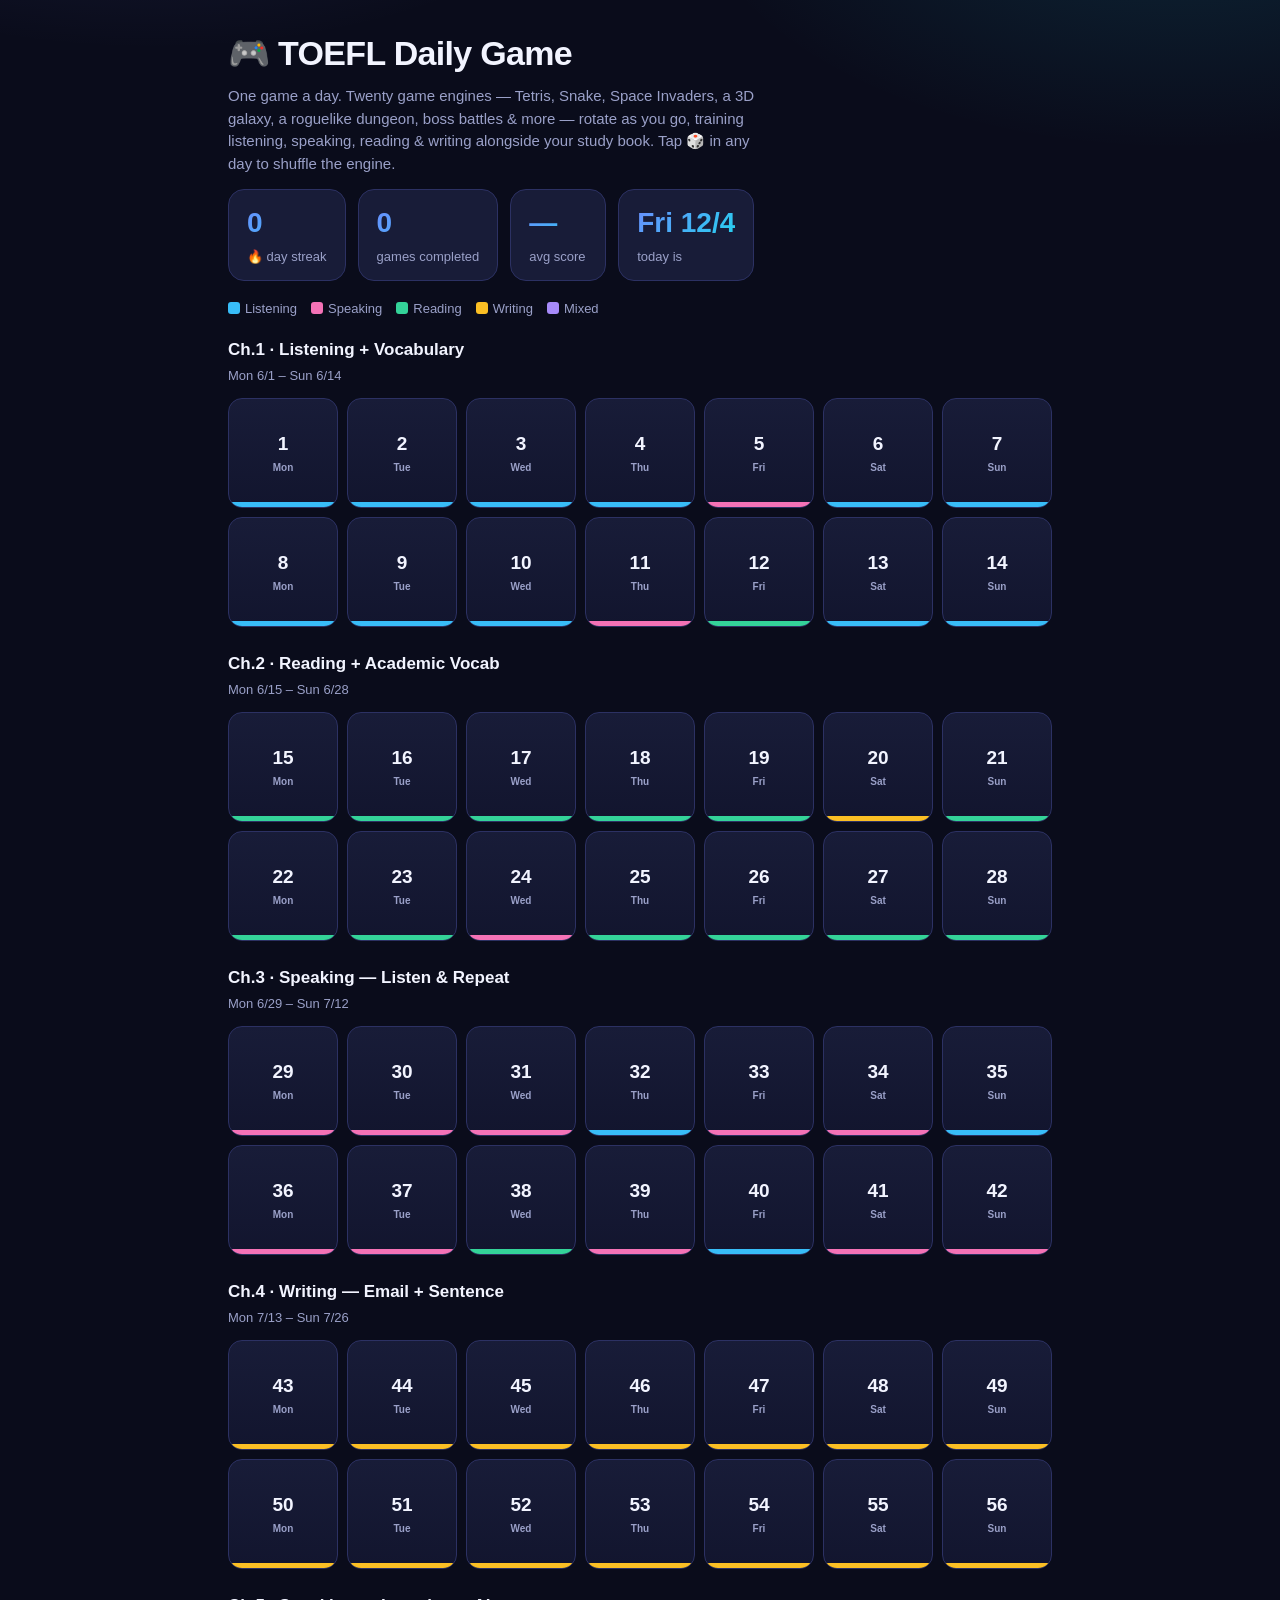
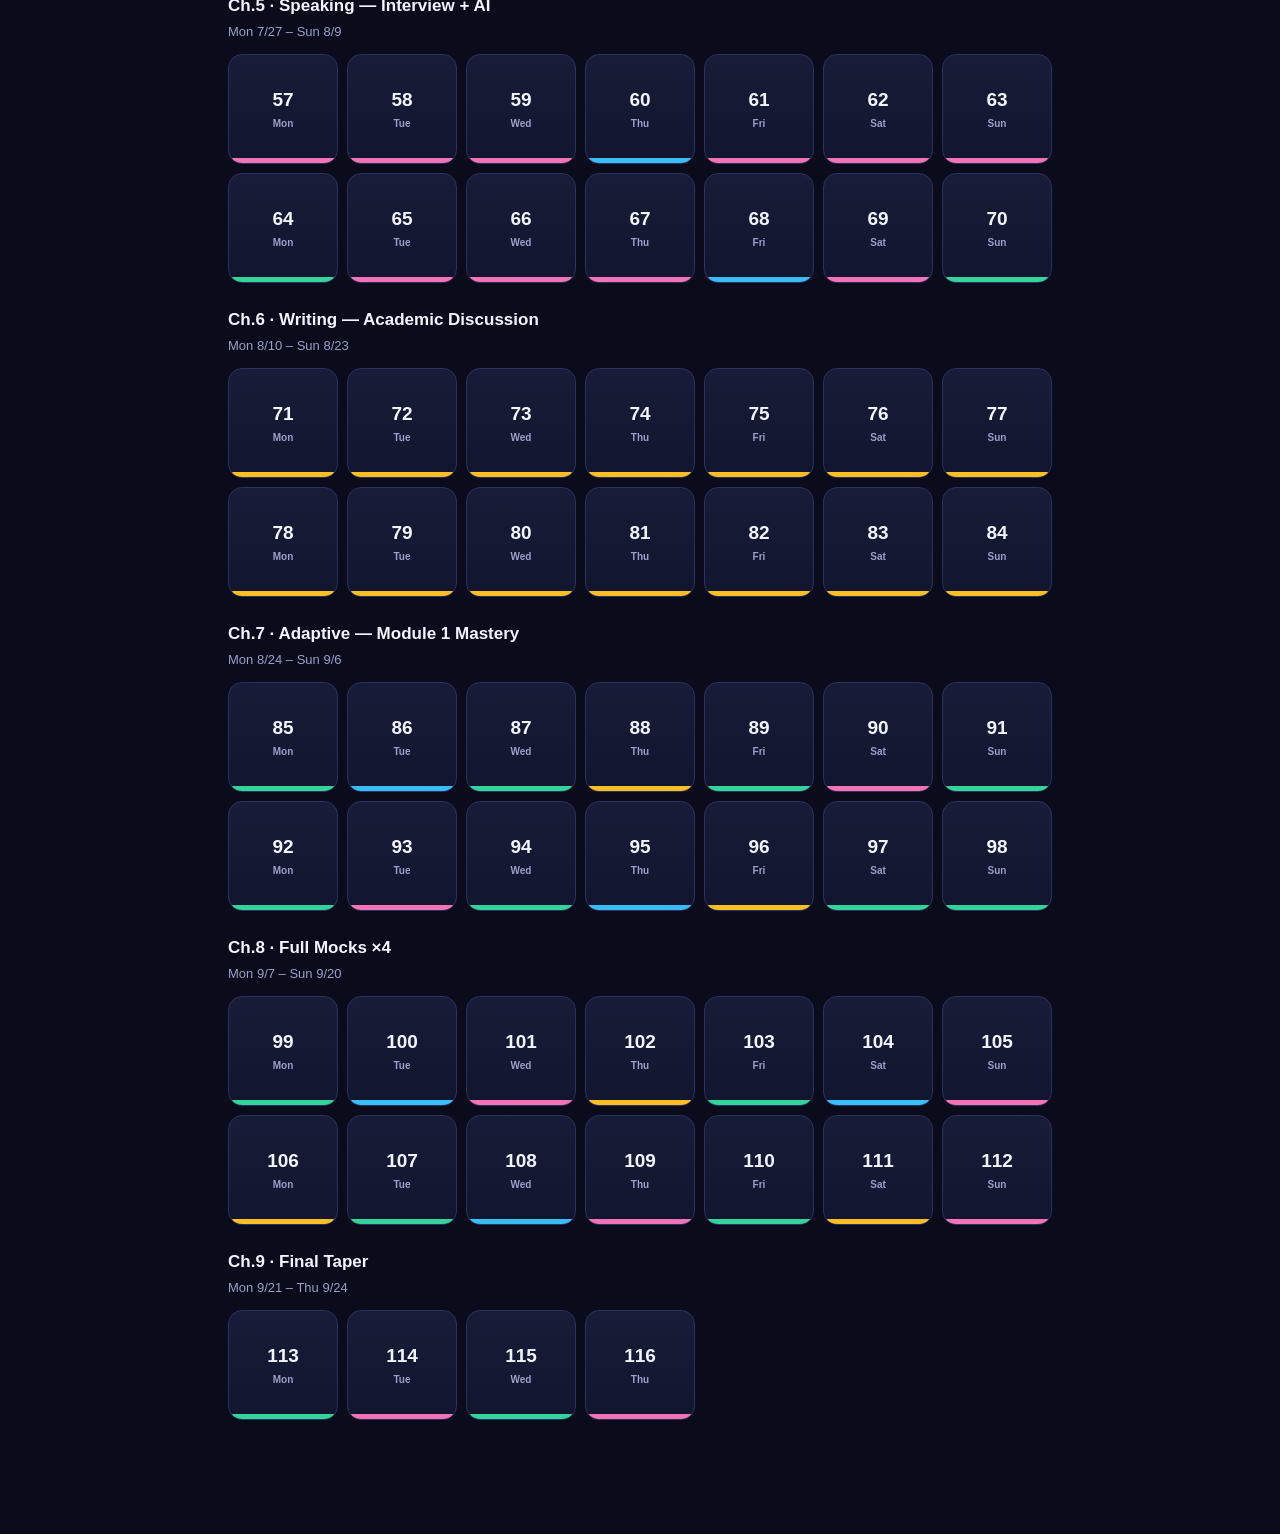
<file: index.html>
<!DOCTYPE html>
<html lang="en">
<head>
  <meta charset="UTF-8">
  <meta name="viewport" content="width=device-width, initial-scale=1.0">
  <title>TOEFL iBT 2026 — Daily Game</title>
  <link rel="canonical" href="game/">
  <meta http-equiv="refresh" content="0; url=game/">
  <script>location.replace("game/");</script>
</head>
<body>
  <p>Redirecting to the <a href="game/">TOEFL daily game</a>…</p>
</body>
</html>
</file>
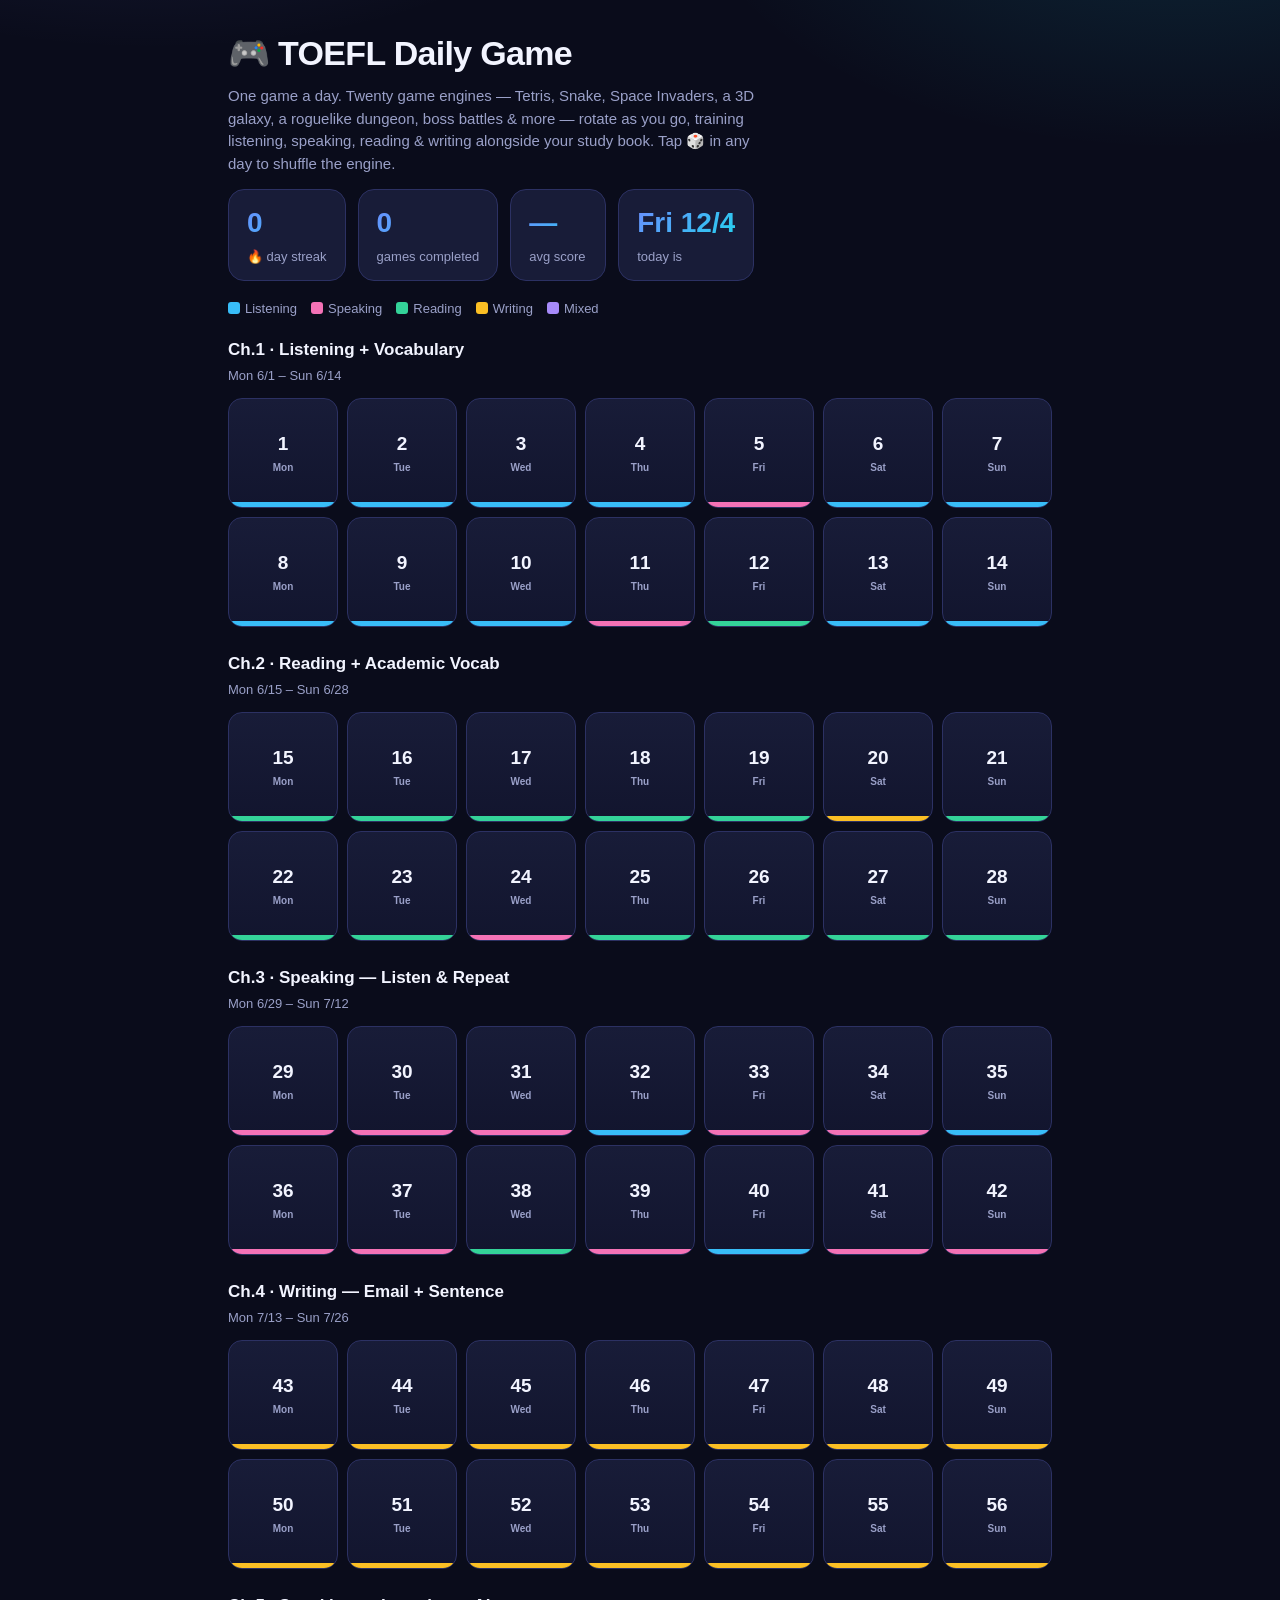
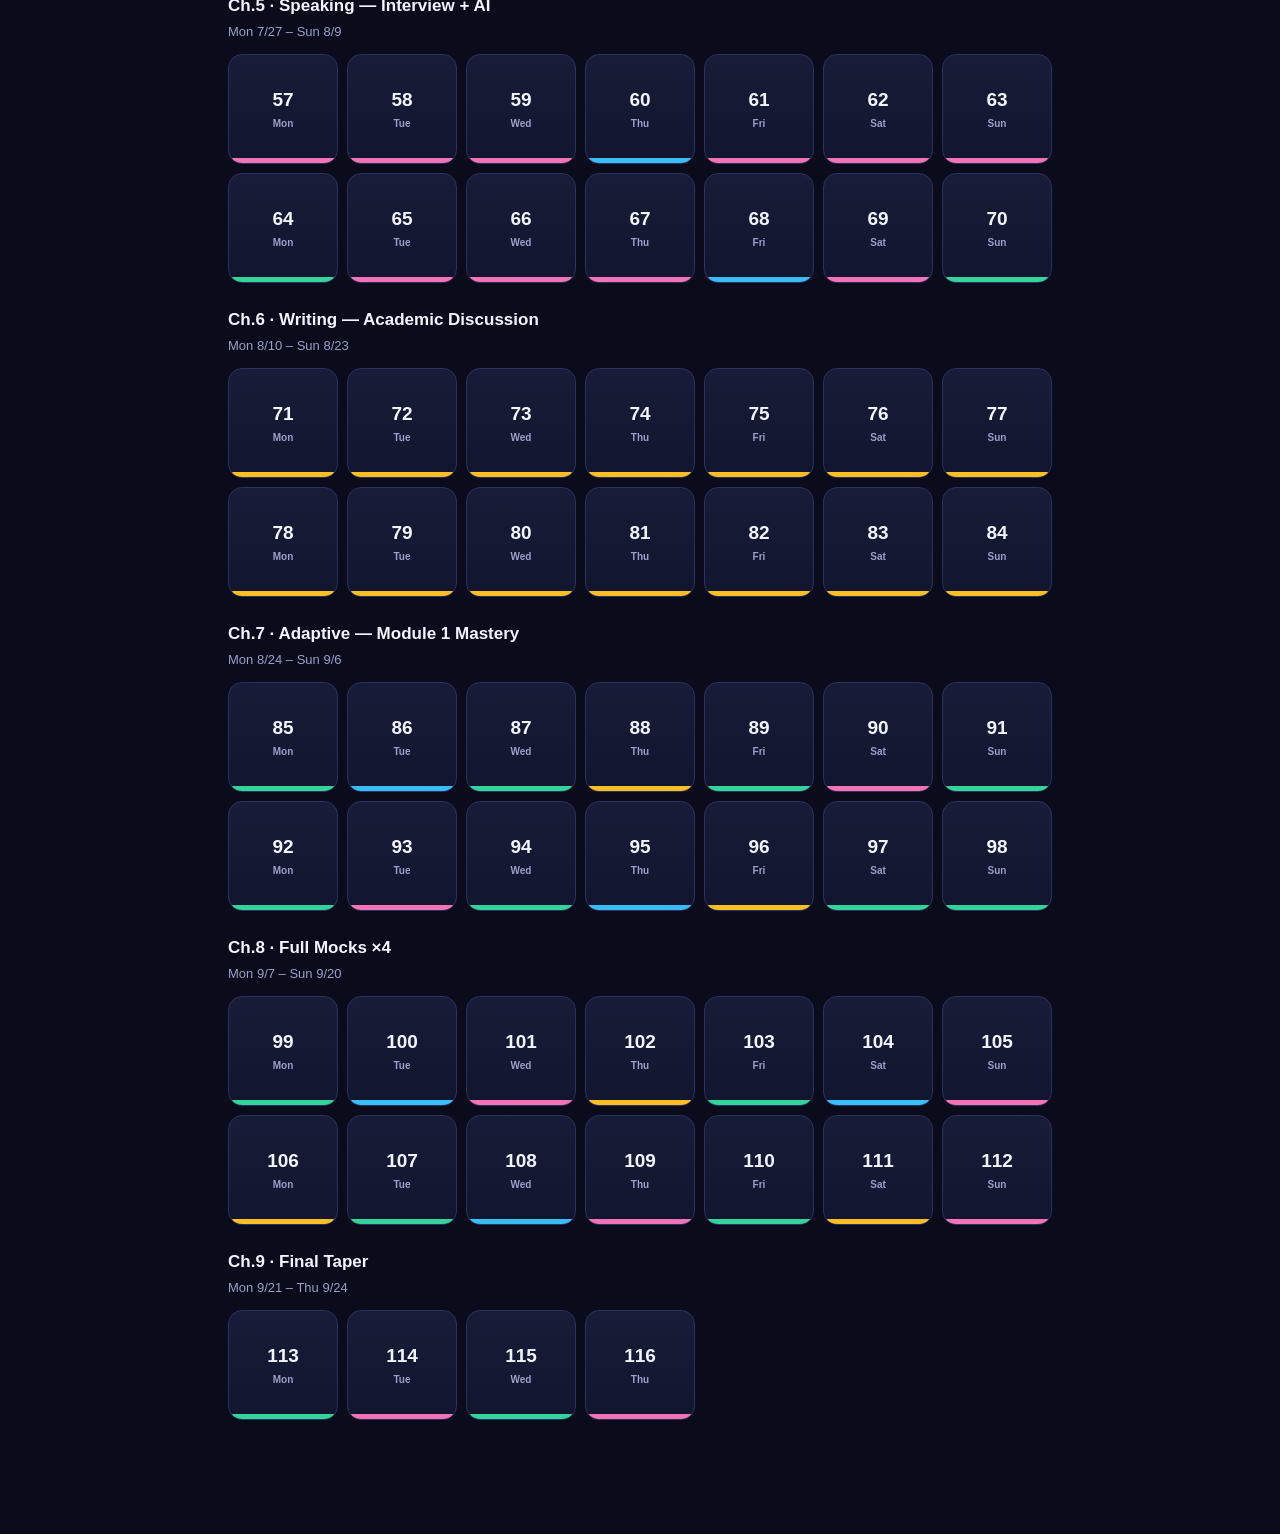
<file: game/index.html>
<!DOCTYPE html>
<html lang="en">
<head>
  <meta charset="utf-8">
  <meta name="viewport" content="width=device-width, initial-scale=1">
  <title>TOEFL Daily Game · 116-Day Play & Learn</title>
  <link rel="stylesheet" href="styles.css?v=4">
</head>
<body>
  <div class="wrap">
    <div class="hero">
      <h1>🎮 TOEFL Daily Game</h1>
      <p class="sub">One game a day. Twenty game engines — Tetris, Snake, Space Invaders, a 3D galaxy, a roguelike dungeon, boss battles & more — rotate as you go, training listening, speaking, reading & writing alongside your study book. Tap 🎲 in any day to shuffle the engine.</p>
      <div class="streakrow">
        <div class="stat"><b id="s-streak">0</b><span>🔥 day streak</span></div>
        <div class="stat"><b id="s-done">0</b><span>games completed</span></div>
        <div class="stat"><b id="s-avg">—</b><span>avg score</span></div>
        <div class="stat"><b id="s-today">—</b><span>today is</span></div>
      </div>
      <div class="legend">
        <span><i style="background:var(--listening)"></i>Listening</span>
        <span><i style="background:var(--speaking)"></i>Speaking</span>
        <span><i style="background:var(--reading)"></i>Reading</span>
        <span><i style="background:var(--writing)"></i>Writing</span>
        <span><i style="background:var(--mixed)"></i>Mixed</span>
      </div>
    </div>
    <div id="cal"></div>
  </div>

  <script src="content.js?v=4"></script>
  <script src="core.js?v=4"></script>
  <script>
    (function () {
      var T = window.TDG, C = CONTENT;
      var today = T.todayDayNum();
      var stats = T.Progress.stats();
      document.getElementById("s-streak").textContent = stats.streak;
      document.getElementById("s-done").textContent = stats.count;
      document.getElementById("s-avg").textContent = stats.count ? (stats.avg + "%") : "—";
      var td = T.dateForDay(today);
      var totalDays = Object.keys(C.days).length;
      document.getElementById("s-today").textContent = (today >= 1 && today <= totalDays) ? ("Day " + today) : T.fmt(td);

      var SKILLVAR = { listening: "--listening", speaking: "--speaking", reading: "--reading", writing: "--writing", mixed: "--mixed" };
      var html = "";
      C.chapters.forEach(function (ch) {
        html += '<div class="chapter-block"><h3>Ch.' + ch.n + " · " + ch.title + "</h3>";
        html += '<p class="crange">' + T.fmt(T.dateForDay(ch.from)) + " – " + T.fmt(T.dateForDay(ch.to)) + "</p>";
        html += '<div class="grid">';
        for (var d = ch.from; d <= ch.to; d++) {
          var cfg = C.days[d];
          var playable = !!cfg;
          var prog = T.Progress.get(d);
          var skill = cfg ? cfg.skill : ch.skill;
          var color = "var(" + (SKILLVAR[skill] || "--mixed") + ")";
          var cls = "cell " + (playable ? "playable" : "locked") + (d === today ? " today" : "");
          var href = playable ? ' href="play.html?d=' + d + '"' : "";
          var tag = playable ? "a" : "div";
          html += "<" + tag + ' class="' + cls + '"' + href + ' title="' + (cfg ? (cfg.title + " — " + cfg.engine) : "coming soon") + '">';
          html += '<span class="dn">' + d + "</span>";
          html += '<span class="dd">' + T.fmt(T.dateForDay(d)).split(" ")[0] + "</span>";
          if (prog && prog.done) { html += '<span class="done">✅</span>'; html += '<span class="pct">' + prog.best + "%</span>"; }
          html += '<span class="bar" style="background:' + color + '"></span>';
          html += "</" + tag + ">";
        }
        html += "</div></div>";
      });
      document.getElementById("cal").innerHTML = html;
    })();
  </script>
</body>
</html>
</file>
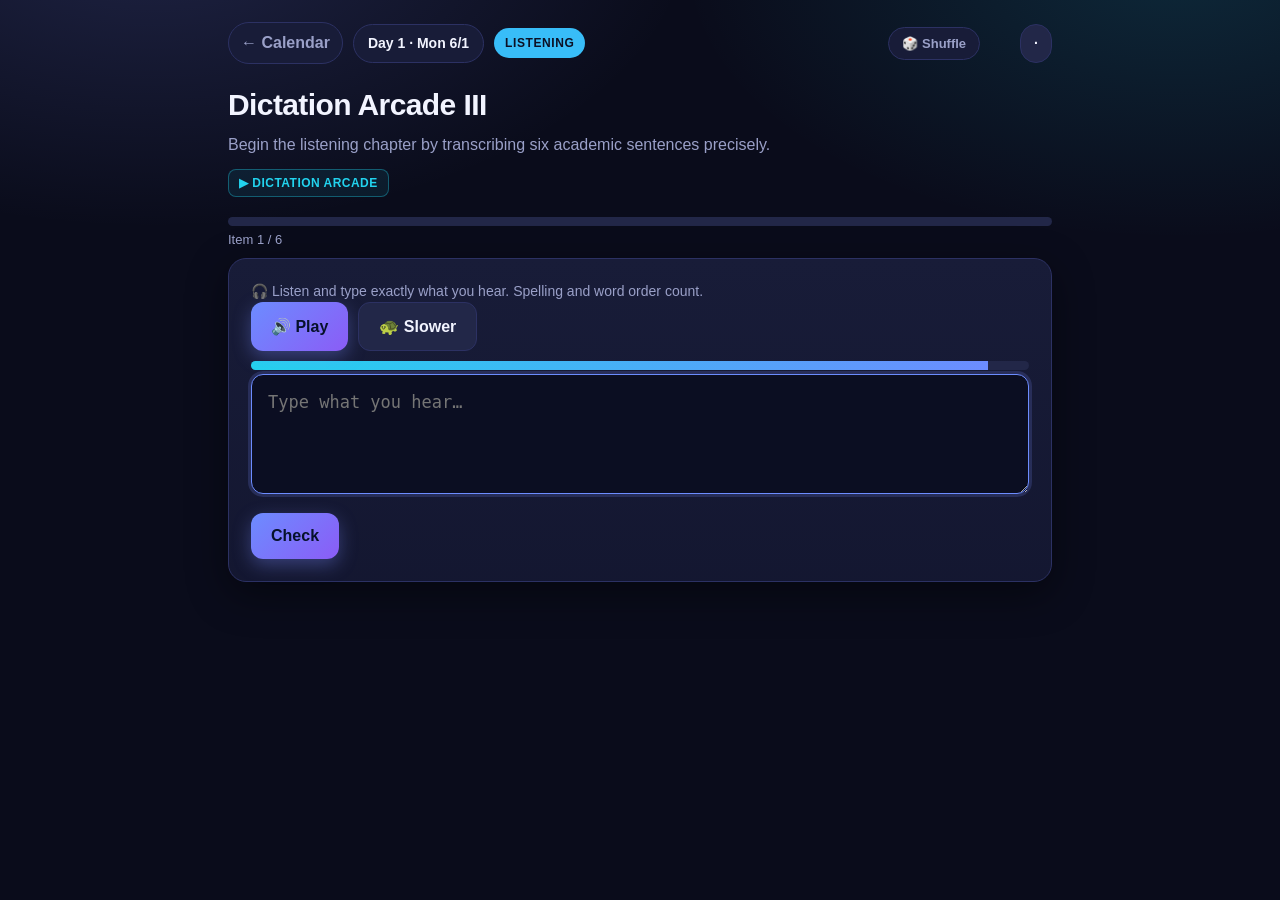
<file: game/play.html>
<!DOCTYPE html>
<html lang="en">
<head>
  <meta charset="utf-8">
  <meta name="viewport" content="width=device-width, initial-scale=1">
  <title>TOEFL Daily Game</title>
  <link rel="stylesheet" href="styles.css?v=4">
</head>
<body>
  <div class="wrap"><div id="app"></div></div>

  <script src="content.js?v=4"></script>
  <!-- lib/three.min.js (603KB) is lazy-loaded by core.js only for WebGL engines -->
  <script src="core.js?v=4"></script>
  <!-- engines: vocab -->
  <script src="engines/vocab-galaxy.js?v=4"></script>
  <script src="engines/word-runner.js?v=4"></script>
  <script src="engines/bubble-match.js?v=4"></script>
  <script src="engines/cube-match.js?v=4"></script>
  <script src="engines/word-cascade.js?v=4"></script>
  <script src="engines/vocab-tetris.js?v=4"></script>
  <script src="engines/synonym-snake.js?v=4"></script>
  <script src="engines/word-tower-3d.js?v=4"></script>
  <!-- engines: passage / MCQ -->
  <script src="engines/inference-detective.js?v=4"></script>
  <script src="engines/grammar-invaders.js?v=4"></script>
  <script src="engines/sentence-surgeon.js?v=4"></script>
  <script src="engines/listening-quiz.js?v=4"></script>
  <script src="engines/vocab-dungeon.js?v=4"></script>
  <script src="engines/mock-gauntlet.js?v=4"></script>
  <!-- engines: listening / speaking / writing -->
  <script src="engines/dictation-arcade.js?v=4"></script>
  <script src="engines/echo-mic.js?v=4"></script>
  <script src="engines/rapid-interview.js?v=4"></script>
  <script src="engines/sentence-builder.js?v=4"></script>
  <script src="engines/email-composer.js?v=4"></script>
  <script src="engines/discussion-arena.js?v=4"></script>
  <script>
    (function () {
      var p = new URLSearchParams(location.search);
      var d = parseInt(p.get("d"), 10);
      if (!d || d < 1) d = 1;
      TDG.start(d);
    })();
  </script>
</body>
</html>
</file>
<file: game/styles.css>
:root {
  --bg: #0a0c1b;
  --bg2: #12152e;
  --card: #181c38;
  --card2: #222748;
  --ink: #f2f4ff;
  --muted: #9aa0c8;
  --line: #2c3163;
  --accent: #6c8cff;
  --accent2: #22d3ee;
  --good: #34d399;
  --bad: #fb7185;
  --warn: #fbbf24;
  /* skill colors */
  --listening: #38bdf8;
  --speaking: #f472b6;
  --reading: #34d399;
  --writing: #fbbf24;
  --mixed: #a78bfa;
  --radius: 18px;
  --shadow: 0 12px 40px rgba(0,0,0,.45);
}

* { box-sizing: border-box; }
html, body { margin: 0; padding: 0; }
body {
  background:
    radial-gradient(900px 500px at 12% -8%, rgba(124,140,255,.18), transparent 60%),
    radial-gradient(900px 500px at 92% -4%, rgba(34,211,238,.14), transparent 55%),
    var(--bg);
  color: var(--ink);
  font-family: -apple-system, BlinkMacSystemFont, "Segoe UI", "PingFang SC", "Microsoft YaHei", Roboto, Helvetica, Arial, sans-serif;
  line-height: 1.5;
  min-height: 100vh;
  -webkit-font-smoothing: antialiased;
}
.wrap { max-width: 860px; margin: 0 auto; padding: 22px 18px 90px; }
a { color: var(--accent); }
button { font-family: inherit; }

/* ---- top bar / HUD ---- */
.topbar { display: flex; align-items: center; gap: 10px; margin-bottom: 18px; flex-wrap: wrap; }
.topbar .back {
  text-decoration: none; color: var(--muted); font-weight: 600;
  padding: 8px 12px; border: 1px solid var(--line); border-radius: 999px; background: var(--card);
}
.topbar .back:hover { color: var(--ink); border-color: var(--accent); }
.daychip { font-weight: 800; font-size: 14px; padding: 8px 14px; border-radius: 999px; background: var(--card); border: 1px solid var(--line); }
.skillbadge { font-weight: 800; font-size: 12px; letter-spacing: .05em; text-transform: uppercase; padding: 6px 11px; border-radius: 999px; color: #0c1024; }
.badge3d {
  font-weight: 900; font-size: 11px; letter-spacing: .08em; padding: 5px 9px; border-radius: 8px; color: #04121a;
  background: linear-gradient(135deg, var(--accent2), #67e8f9); box-shadow: 0 0 16px rgba(34,211,238,.5);
}
.spacer { flex: 1; }
.shufbtn {
  cursor: pointer; font-weight: 800; font-size: 13px; padding: 8px 13px; border-radius: 999px;
  background: var(--card); color: var(--muted); border: 1px solid var(--line); transition: .15s;
}
.shufbtn:hover { color: var(--ink); border-color: var(--accent); }
.shufbtn.on { background: linear-gradient(135deg, var(--accent), #8b5cf6); color: #fff; border-color: transparent; box-shadow: 0 0 18px rgba(124,140,255,.5); }
.combopill { font-weight: 900; font-size: 14px; padding: 6px 10px; border-radius: 999px; opacity: 0; transform: scale(.6); transition: .15s; color: #04121a; background: var(--warn); }
.combopill.show { opacity: 1; transform: scale(1); box-shadow: 0 0 16px rgba(251,191,36,.6); }
.scorepill { font-weight: 800; font-size: 14px; padding: 8px 13px; border-radius: 999px; background: var(--card2); border: 1px solid var(--line); }

/* ---- headings ---- */
h1 { font-size: 30px; margin: 6px 0 6px; letter-spacing: -.02em; }
.sub { color: var(--muted); margin: 0 0 12px; max-width: 64ch; }
.enginetag {
  display: inline-block; font-size: 12px; font-weight: 800; letter-spacing: .04em; text-transform: uppercase;
  color: var(--accent2); border: 1px solid rgba(34,211,238,.35); background: rgba(34,211,238,.08);
  padding: 4px 10px; border-radius: 8px; margin-bottom: 16px;
}

/* ---- stage / cards ---- */
.stage { position: relative; }
.card {
  background: linear-gradient(180deg, var(--card) 0%, var(--bg2) 140%);
  border: 1px solid var(--line); border-radius: var(--radius);
  padding: 22px; box-shadow: var(--shadow); margin-bottom: 18px;
}
.prompt-big { font-size: 25px; font-weight: 800; line-height: 1.35; margin: 6px 0 18px; color: var(--ink); }
.prompt-word { font-size: 34px; font-weight: 900; letter-spacing: -.01em; color: var(--accent2); text-shadow: 0 0 24px rgba(34,211,238,.35); margin: 4px 0 18px; }
.hint { color: var(--muted); font-size: 14px; }

/* ---- canvas ---- */
.gamecanvas { display: block; width: 100%; border-radius: var(--radius); border: 1px solid var(--line); background: #070914; box-shadow: var(--shadow); touch-action: manipulation; }
.canvas-wrap { position: relative; }

/* ---- buttons ---- */
.btn {
  display: inline-flex; align-items: center; justify-content: center; gap: 8px;
  border: none; border-radius: 12px; padding: 14px 20px; font-size: 16px; font-weight: 800;
  cursor: pointer; color: #06112b;
  background: linear-gradient(135deg, var(--accent), #8b5cf6);
  box-shadow: 0 6px 18px rgba(124,140,255,.35); transition: transform .06s, filter .15s;
}
.btn:hover { filter: brightness(1.08); }
.btn:active { transform: translateY(1px); }
.btn[disabled] { opacity: .45; cursor: not-allowed; box-shadow: none; }
.btn.ghost { background: var(--card2); color: var(--ink); border: 1px solid var(--line); box-shadow: none; }
.btn.big { width: 100%; padding: 18px; font-size: 18px; }
.btn.rec { background: linear-gradient(135deg, #fb7185, #ef4444); color: #fff; box-shadow: 0 6px 18px rgba(251,113,133,.4); }
.btn.rec.on { animation: pulse 1s infinite; }
@keyframes pulse { 0%,100% { filter: brightness(1); transform: scale(1); } 50% { filter: brightness(1.25); transform: scale(1.03); } }
.btnrow { display: flex; gap: 10px; flex-wrap: wrap; }

/* ---- choices ---- */
.choice {
  display: block; width: 100%; text-align: left; margin: 9px 0;
  background: var(--card2); border: 1px solid var(--line); color: var(--ink);
  border-radius: 12px; padding: 15px 16px; font-size: 16px; font-weight: 600; cursor: pointer; transition: .12s;
}
.choice:hover { border-color: var(--accent); transform: translateX(3px); }
.choice.correct { background: rgba(52,211,153,.2); border-color: var(--good); color: #d1fae5; }
.choice.wrong { background: rgba(251,113,133,.18); border-color: var(--bad); color: #fecdd3; }
.choice[disabled] { cursor: default; }

/* ---- inputs ---- */
.txt, textarea.txt {
  width: 100%; background: #0b0e22; border: 1px solid var(--line); color: var(--ink);
  border-radius: 12px; padding: 14px 16px; font-size: 17px; outline: none;
}
.txt:focus { border-color: var(--accent); box-shadow: 0 0 0 3px rgba(124,140,255,.18); }
textarea.txt { min-height: 120px; resize: vertical; line-height: 1.6; }

/* ---- progress ---- */
.progress { height: 9px; background: var(--card2); border-radius: 999px; overflow: hidden; margin: 4px 0 4px; }
.progress > i { display: block; height: 100%; background: linear-gradient(90deg, var(--accent), var(--accent2)); width: 0; transition: width .3s ease; }
.meta { display: flex; justify-content: space-between; color: var(--muted); font-size: 13px; margin-bottom: 8px; }

/* ---- feedback ---- */
.fb { margin-top: 14px; padding: 12px 14px; border-radius: 12px; font-weight: 700; }
.fb.good { background: rgba(52,211,153,.16); color: #6ee7b7; }
.fb.bad { background: rgba(251,113,133,.16); color: #fda4af; }
.fb.neutral { background: transparent; color: var(--muted); padding: 8px 2px; font-weight: 600; font-style: italic; }

/* ---- floating score popups ---- */
.scorepop {
  position: absolute; left: 50%; top: 40%; transform: translate(-50%,-50%);
  font-weight: 900; font-size: 28px; pointer-events: none; z-index: 20; color: var(--good);
  text-shadow: 0 2px 12px rgba(0,0,0,.6); animation: floatup .9s ease-out forwards;
}
.scorepop.bad { color: var(--bad); }
.scorepop.combo { color: var(--warn); }
@keyframes floatup { 0% { opacity: 0; transform: translate(-50%,-30%) scale(.6); } 20% { opacity: 1; } 100% { opacity: 0; transform: translate(-50%,-130%) scale(1.1); } }

/* ---- result ---- */
.result { text-align: center; padding: 34px 22px; position: relative; overflow: hidden; }
.stars { font-size: 46px; letter-spacing: 8px; margin: 6px 0 4px; animation: pop .5s ease; }
.bignum { font-size: 60px; font-weight: 900; margin: 4px 0; background: linear-gradient(135deg, var(--accent), var(--accent2)); -webkit-background-clip: text; background-clip: text; color: transparent; }
@keyframes pop { 0% { transform: scale(.3); opacity: 0; } 60% { transform: scale(1.15); } 100% { transform: scale(1); opacity: 1; } }

/* ---- transcript / tiles / misc ---- */
.tscript { background: #0b0e22; border: 1px solid var(--line); border-radius: 12px; padding: 14px; margin-top: 12px; min-height: 48px; }
.warnbox { background: rgba(251,191,36,.12); border: 1px solid var(--warn); color: var(--warn); border-radius: 12px; padding: 12px 14px; margin-bottom: 16px; font-size: 14px; }
.tilebank, .tileline { display: flex; flex-wrap: wrap; gap: 8px; min-height: 52px; align-content: flex-start; }
.tileline { background: #0b0e22; border: 1px dashed var(--line); border-radius: 12px; padding: 12px; margin: 8px 0 14px; }
.tile { background: var(--card2); border: 1px solid var(--line); color: var(--ink); border-radius: 10px; padding: 10px 14px; font-size: 16px; font-weight: 600; cursor: pointer; user-select: none; transition: .1s; }
.tile:hover { border-color: var(--accent); transform: translateY(-2px); }
.w-ok { color: var(--good); } .w-miss { color: var(--bad); text-decoration: line-through; }

/* ================= LAUNCHER ================= */
.hero { margin-bottom: 18px; }
.hero h1 { font-size: 34px; }
.hero .sub { font-size: 15px; }
.streakrow { display: flex; gap: 12px; flex-wrap: wrap; margin: 14px 0 18px; }
.stat { background: var(--card); border: 1px solid var(--line); border-radius: 16px; padding: 12px 18px; min-width: 96px; }
.stat b { display: block; font-size: 28px; background: linear-gradient(135deg, var(--accent), var(--accent2)); -webkit-background-clip: text; background-clip: text; color: transparent; }
.stat span { color: var(--muted); font-size: 13px; }
.legend { display: flex; gap: 14px; flex-wrap: wrap; margin: 0 0 18px; font-size: 13px; color: var(--muted); }
.legend i { display: inline-block; width: 12px; height: 12px; border-radius: 3px; margin-right: 5px; vertical-align: -1px; }

.chapter-block { margin-bottom: 24px; }
.chapter-block h3 { margin: 0 0 4px; font-size: 17px; }
.chapter-block .crange { color: var(--muted); font-size: 13px; margin: 0 0 12px; }
.grid { display: grid; grid-template-columns: repeat(7, 1fr); gap: 9px; }
.cell {
  position: relative; aspect-ratio: 1/1; border-radius: 14px; border: 1px solid var(--line);
  background: linear-gradient(180deg, var(--card), var(--bg2)); display: flex; flex-direction: column;
  align-items: center; justify-content: center; text-decoration: none; color: var(--ink); font-weight: 800; gap: 2px; overflow: hidden;
}
.cell .dn { font-size: 19px; } .cell .dd { font-size: 10px; color: var(--muted); font-weight: 600; }
.cell.locked { opacity: .38; cursor: not-allowed; }
.cell.playable:hover { border-color: var(--accent); transform: translateY(-3px); transition: transform .12s; box-shadow: 0 8px 22px rgba(0,0,0,.4); }
.cell.today { outline: 2px solid var(--accent2); outline-offset: 2px; }
.cell .done { position: absolute; top: 4px; right: 6px; font-size: 12px; }
.cell .bar { position: absolute; left: 0; right: 0; bottom: 0; height: 5px; }
.cell .pct { position: absolute; bottom: 7px; font-size: 9px; color: var(--muted); font-weight: 700; }

@media (max-width: 540px) {
  .grid { gap: 5px; } .cell .dn { font-size: 15px; } h1 { font-size: 24px; } .hero h1 { font-size: 26px; }
  .prompt-big { font-size: 21px; } .prompt-word { font-size: 28px; }
}
</file>
